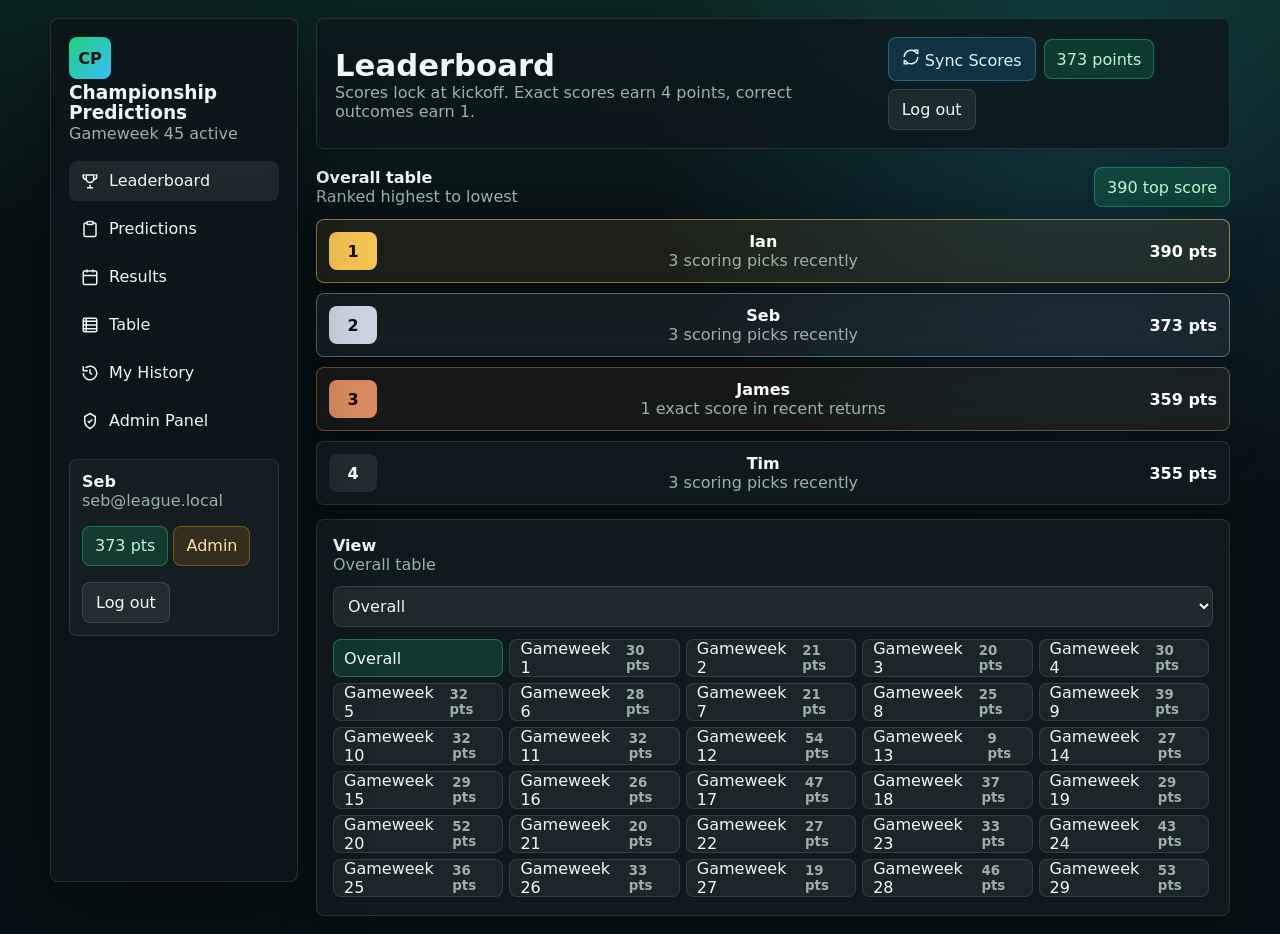
<file: Footypredictor/index.html>
<!doctype html>
<html lang="en">
  <head>
    <meta charset="utf-8" />
    <meta name="viewport" content="width=device-width, initial-scale=1, viewport-fit=cover" />
    <meta name="theme-color" content="#071014" />
    <title>Championship Predictions</title>
    <link rel="stylesheet" href="src/styles.css" />
  </head>
  <body>
    <div id="app"></div>
    <script type="module" src="src/app.js"></script>
  </body>
</html>
</file>
<file: Footypredictor/src/styles.css>
:root {
  color-scheme: dark;
  --bg: #071014;
  --panel: #101b20;
  --panel-2: #142229;
  --line: rgba(255, 255, 255, 0.11);
  --text: #eff8f4;
  --muted: #9ab0aa;
  --accent: #21d07a;
  --accent-2: #38bdf8;
  --gold: #f6c453;
  --silver: #cbd5e1;
  --bronze: #d98b5f;
  --danger: #fb7185;
  --warn: #f59e0b;
  --radius: 8px;
  --shadow: 0 24px 70px rgba(0, 0, 0, 0.35);
  font-family: Inter, ui-sans-serif, system-ui, -apple-system, BlinkMacSystemFont, "Segoe UI", sans-serif;
}

* { box-sizing: border-box; }

body {
  margin: 0;
  min-height: 100vh;
  background:
    linear-gradient(180deg, rgba(33, 208, 122, 0.10), transparent 240px),
    radial-gradient(circle at 85% 10%, rgba(56, 189, 248, 0.16), transparent 28rem),
    var(--bg);
  color: var(--text);
}

button, input, select {
  font: inherit;
}

button {
  border: 0;
  cursor: pointer;
}

button:disabled {
  cursor: not-allowed;
  opacity: 0.55;
}

.app {
  min-height: 100vh;
  padding: max(18px, env(safe-area-inset-top)) 16px max(18px, env(safe-area-inset-bottom));
}

.shell {
  max-width: 1180px;
  margin: 0 auto;
  display: grid;
  grid-template-columns: 248px minmax(0, 1fr);
  gap: 18px;
}

.sidebar {
  position: sticky;
  top: 18px;
  align-self: start;
  min-height: calc(100vh - 36px);
  padding: 18px;
  background: rgba(12, 22, 27, 0.86);
  border: 1px solid var(--line);
  border-radius: var(--radius);
  box-shadow: var(--shadow);
  backdrop-filter: blur(18px);
}

.brand {
  display: grid;
  gap: 4px;
  margin-bottom: 18px;
}

.brand-mark {
  width: 42px;
  height: 42px;
  display: grid;
  place-items: center;
  border-radius: 8px;
  background: linear-gradient(135deg, var(--accent), var(--accent-2));
  color: #061014;
  font-weight: 900;
  letter-spacing: 0;
}

.brand h1 {
  margin: 0;
  font-size: 1.16rem;
  line-height: 1.1;
}

.brand p, .muted {
  margin: 0;
  color: var(--muted);
}

.nav {
  display: grid;
  gap: 8px;
}

.nav button, .tab, .chip, .primary, .secondary, .danger, .ghost {
  min-height: 40px;
  border-radius: var(--radius);
  color: var(--text);
}

.nav button {
  display: flex;
  align-items: center;
  gap: 10px;
  width: 100%;
  padding: 10px 12px;
  background: transparent;
  text-align: left;
}

.nav button.active, .nav button:hover {
  background: rgba(255, 255, 255, 0.08);
}

.nav svg, .icon {
  width: 18px;
  height: 18px;
  flex: 0 0 18px;
}

.primary svg, .secondary svg, .danger svg, .ghost svg, .chip svg {
  width: 18px;
  height: 18px;
  flex: 0 0 18px;
}

.account-card {
  margin-top: 18px;
  padding: 12px;
  border: 1px solid var(--line);
  border-radius: var(--radius);
  background: rgba(255, 255, 255, 0.04);
}

.main {
  display: grid;
  gap: 18px;
}

.topbar {
  display: flex;
  justify-content: space-between;
  gap: 16px;
  align-items: center;
  padding: 18px;
  background: rgba(12, 22, 27, 0.78);
  border: 1px solid var(--line);
  border-radius: var(--radius);
  backdrop-filter: blur(18px);
}

.topbar h2 {
  margin: 0;
  font-size: clamp(1.45rem, 2.4vw, 2.3rem);
  letter-spacing: 0;
}

.section {
  display: grid;
  gap: 14px;
}

.toolbar {
  display: flex;
  flex-wrap: wrap;
  gap: 10px;
  align-items: center;
  justify-content: space-between;
}

.tabs {
  display: flex;
  gap: 8px;
  flex-wrap: wrap;
}

.tab, .chip {
  display: inline-flex;
  align-items: center;
  justify-content: center;
  gap: 7px;
  padding: 8px 12px;
  background: rgba(255, 255, 255, 0.07);
  border: 1px solid var(--line);
}

.tab.active, .chip.good {
  background: rgba(33, 208, 122, 0.16);
  border-color: rgba(33, 208, 122, 0.42);
  color: #b8f8d5;
}

.chip.warn {
  background: rgba(245, 158, 11, 0.14);
  border-color: rgba(245, 158, 11, 0.35);
  color: #fde1a8;
}

.chip.bad {
  background: rgba(251, 113, 133, 0.13);
  border-color: rgba(251, 113, 133, 0.35);
  color: #fecdd3;
}

.grid {
  display: grid;
  grid-template-columns: repeat(12, minmax(0, 1fr));
  gap: 14px;
}

.card {
  background: rgba(16, 27, 32, 0.92);
  border: 1px solid var(--line);
  border-radius: var(--radius);
  box-shadow: 0 14px 36px rgba(0, 0, 0, 0.23);
}

.card-pad {
  padding: 16px;
}

.stat {
  grid-column: span 3;
}

.stat strong {
  display: block;
  margin-top: 5px;
  font-size: 1.5rem;
}

.leader-list {
  display: grid;
  gap: 10px;
}

.leaderboard-layout {
  display: grid;
  grid-template-columns: 1fr;
  gap: 14px;
  align-items: start;
}

.gameweek-picker {
  display: grid;
  gap: 12px;
}

.gameweek-picker select {
  width: 100%;
}

.gameweek-list {
  max-height: 260px;
  overflow: auto;
  display: grid;
  grid-template-columns: repeat(auto-fit, minmax(150px, 1fr));
  gap: 6px;
  padding-right: 4px;
}

.gameweek-list button {
  display: flex;
  align-items: center;
  justify-content: space-between;
  gap: 10px;
  min-height: 38px;
  padding: 8px 10px;
  background: rgba(255, 255, 255, 0.055);
  border: 1px solid var(--line);
  border-radius: var(--radius);
  color: var(--text);
  text-align: left;
}

.gameweek-list button.active {
  background: rgba(33, 208, 122, 0.16);
  border-color: rgba(33, 208, 122, 0.42);
}

.gameweek-list small {
  color: var(--muted);
  font-weight: 700;
}

.leaderboard-results {
  display: grid;
  gap: 12px;
}

.leader-row {
  display: grid;
  grid-template-columns: 48px minmax(0, 1fr) auto;
  gap: 12px;
  align-items: center;
  padding: 12px;
}

.leader-row.top-1 { border-color: rgba(246, 196, 83, 0.55); background: rgba(246, 196, 83, 0.09); }
.leader-row.top-2 { border-color: rgba(203, 213, 225, 0.38); background: rgba(203, 213, 225, 0.07); }
.leader-row.top-3 { border-color: rgba(217, 139, 95, 0.42); background: rgba(217, 139, 95, 0.08); }

.rank {
  height: 38px;
  display: grid;
  place-items: center;
  border-radius: 8px;
  background: rgba(255, 255, 255, 0.08);
  font-weight: 900;
}

.leader-row.top-1 .rank { background: var(--gold); color: #151007; }
.leader-row.top-2 .rank { background: var(--silver); color: #0c1117; }
.leader-row.top-3 .rank { background: var(--bronze); color: #130905; }

.fixture {
  display: grid;
  grid-template-columns: minmax(0, 1fr) auto;
  gap: 14px;
  padding: 16px;
}

.teams {
  display: grid;
  gap: 5px;
}

.teams strong {
  font-size: 1.08rem;
}

.score-inputs {
  display: flex;
  align-items: center;
  gap: 8px;
}

.score-inputs input, input, select {
  color: var(--text);
  background: rgba(255, 255, 255, 0.07);
  border: 1px solid var(--line);
  border-radius: var(--radius);
  min-height: 40px;
  padding: 9px 10px;
}

.score-inputs input {
  width: 58px;
  text-align: center;
  font-weight: 800;
}

.actions {
  display: flex;
  gap: 8px;
  flex-wrap: wrap;
  align-items: center;
}

.primary {
  background: var(--accent);
  color: #061014;
  font-weight: 850;
  padding: 10px 13px;
}

.secondary {
  background: rgba(56, 189, 248, 0.15);
  color: #d5f2ff;
  border: 1px solid rgba(56, 189, 248, 0.35);
  padding: 10px 13px;
}

.danger {
  background: rgba(251, 113, 133, 0.15);
  color: #fecdd3;
  border: 1px solid rgba(251, 113, 133, 0.35);
  padding: 10px 13px;
}

.ghost {
  background: rgba(255, 255, 255, 0.07);
  border: 1px solid var(--line);
  padding: 10px 13px;
}

.history-row, .result-row, .admin-row {
  display: grid;
  gap: 10px;
  padding: 14px;
}

.fixture-overrides, .manual-overrides {
  display: grid;
  gap: 10px;
}

.fixture-overrides > summary, .manual-overrides > summary {
  color: var(--muted);
  cursor: pointer;
  min-height: 38px;
  display: flex;
  align-items: center;
}

.fixture-overrides[open], .manual-overrides[open] {
  padding-top: 8px;
}

.line-row {
  display: flex;
  gap: 10px;
  justify-content: space-between;
  align-items: center;
}

.prediction-table {
  width: 100%;
  border-collapse: collapse;
}

.prediction-table th, .prediction-table td {
  padding: 10px;
  border-top: 1px solid var(--line);
  text-align: left;
}

.prediction-table th {
  color: var(--muted);
  font-size: 0.82rem;
  font-weight: 700;
}

.table-card {
  overflow-x: auto;
}

.league-table {
  width: 100%;
  min-width: 760px;
  border-collapse: collapse;
}

.league-table th, .league-table td {
  padding: 12px 10px;
  border-top: 1px solid var(--line);
  text-align: left;
  white-space: nowrap;
}

.league-table th {
  color: var(--muted);
  font-size: 0.8rem;
}

.position-cell {
  width: 44px;
  font-weight: 900;
}

.team-cell {
  display: flex;
  align-items: center;
  gap: 10px;
  min-width: 190px;
}

.team-cell img, .crest-fallback {
  width: 28px;
  height: 28px;
  border-radius: 8px;
  object-fit: contain;
  flex: 0 0 28px;
}

.crest-fallback {
  display: grid;
  place-items: center;
  background: rgba(255, 255, 255, 0.08);
  color: var(--muted);
  font-size: 0.72rem;
  font-weight: 900;
}

.form-strip {
  display: flex;
  gap: 4px;
}

.form-dot {
  width: 24px;
  height: 24px;
  display: grid;
  place-items: center;
  border-radius: 999px;
  font-size: 0.72rem;
  font-weight: 900;
}

.form-dot.good { background: rgba(33, 208, 122, 0.18); color: #b8f8d5; }
.form-dot.warn { background: rgba(245, 158, 11, 0.18); color: #fde1a8; }
.form-dot.bad { background: rgba(251, 113, 133, 0.18); color: #fecdd3; }

.api-form {
  margin-top: 14px;
  grid-template-columns: repeat(2, minmax(0, 1fr));
}

.api-form .actions, .api-form .check-row {
  grid-column: 1 / -1;
}

.check-row {
  display: flex !important;
  grid-template-columns: none !important;
  align-items: center;
}

.check-row input {
  min-height: auto;
  width: auto;
}

.modal-backdrop {
  position: fixed;
  inset: 0;
  display: grid;
  place-items: center;
  padding: 18px;
  background: rgba(0, 0, 0, 0.58);
  z-index: 20;
}

.modal {
  width: min(760px, 100%);
  max-height: min(780px, 88vh);
  overflow: auto;
  background: #0f1a20;
  border: 1px solid var(--line);
  border-radius: var(--radius);
  box-shadow: var(--shadow);
}

.auth {
  min-height: 100vh;
  display: grid;
  place-items: center;
  padding: 20px;
}

.auth-panel {
  width: min(460px, 100%);
  padding: 22px;
}

.form {
  display: grid;
  gap: 10px;
}

.form label {
  display: grid;
  gap: 6px;
  color: var(--muted);
}

.split {
  display: grid;
  grid-template-columns: 1fr 1fr;
  gap: 10px;
}

.empty {
  padding: 28px 18px;
  color: var(--muted);
  text-align: center;
}

.toast {
  position: fixed;
  right: 18px;
  bottom: 18px;
  z-index: 30;
  padding: 12px 14px;
  background: #d7ffe8;
  color: #062014;
  border-radius: var(--radius);
  box-shadow: var(--shadow);
  font-weight: 750;
}

@media (max-width: 820px) {
  .app { padding-inline: 10px; }
  .shell {
    grid-template-columns: 1fr;
  }
  .sidebar {
    position: static;
    min-height: auto;
    padding: 12px;
  }
  .brand {
    grid-template-columns: 42px minmax(0, 1fr);
    align-items: center;
  }
  .nav {
    display: flex;
    overflow-x: auto;
    padding-bottom: 4px;
  }
  .nav button {
    width: auto;
    white-space: nowrap;
  }
  .account-card {
    display: none;
  }
  .topbar {
    align-items: flex-start;
    flex-direction: column;
  }
  .stat {
    grid-column: span 6;
  }
  .gameweek-list {
    grid-template-columns: 1fr;
  }
  .fixture {
    grid-template-columns: 1fr;
  }
  .score-inputs {
    justify-content: space-between;
  }
}

@media (max-width: 520px) {
  .stat {
    grid-column: span 12;
  }
  .leader-row {
    grid-template-columns: 40px minmax(0, 1fr) auto;
  }
  .split {
    grid-template-columns: 1fr;
  }
  .prediction-table {
    font-size: 0.88rem;
  }
  .api-form {
    grid-template-columns: 1fr;
  }
}
</file>
